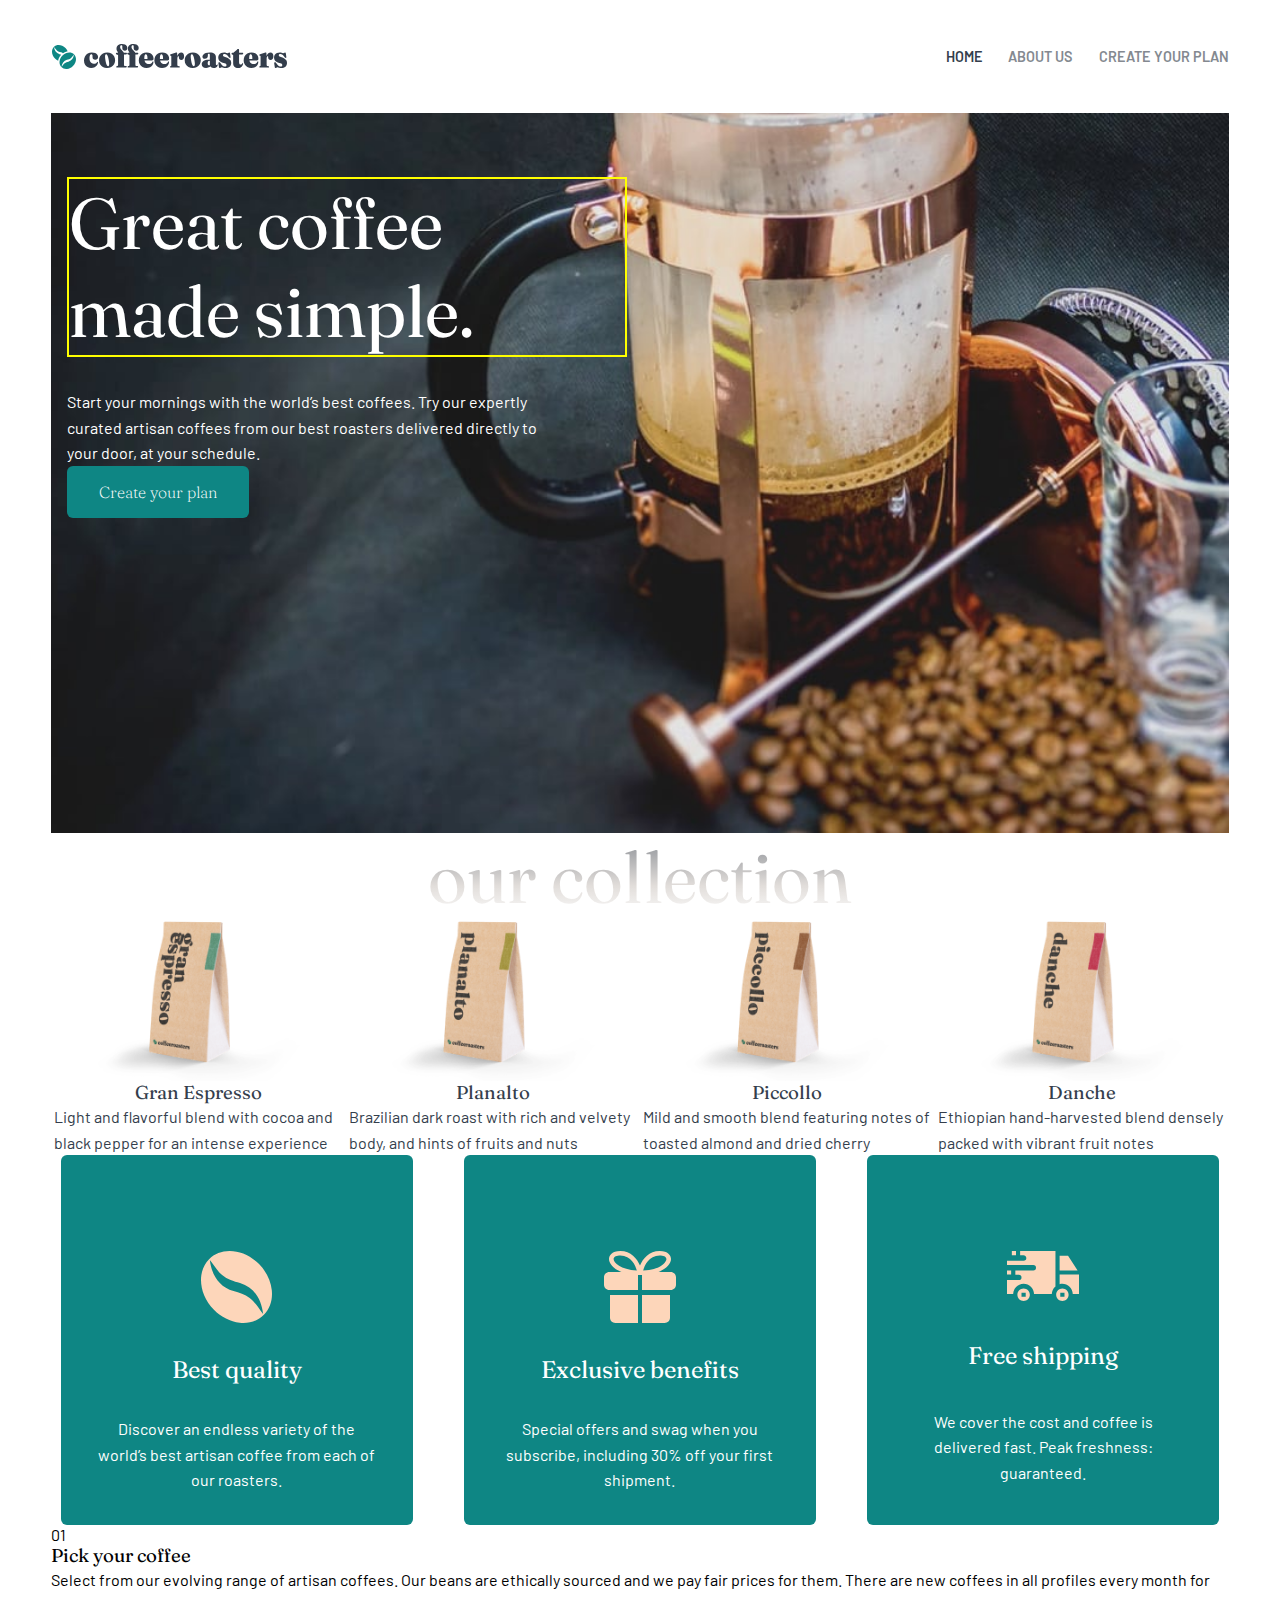
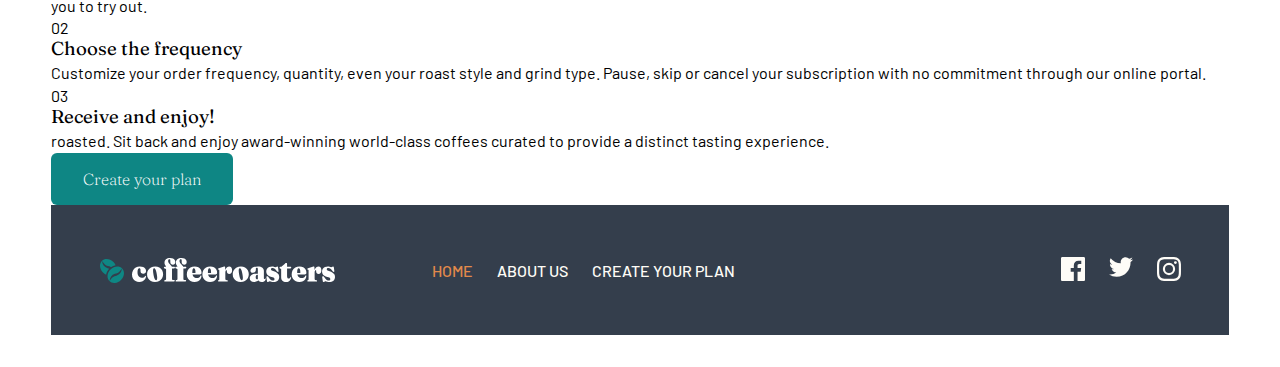
<file: index.html>
<!DOCTYPE html>
<html lang="en">
  <head>
    <meta charset="UTF-8" />
    <meta name="viewport" content="width=device-width, initial-scale=1.0" />

    <link
      rel="icon"
      type="image/png"
      sizes="32x32"
      href="./assets/favicon-32x32.png"
    />
    <link rel="stylesheet" href="style.css" />

    <title>Frontend Mentor | Coffeeroasters subscription site</title>
  </head>
  <body>
    <div class="page-container">
      <nav>
        <a href="index.html" aria-label="cofferoasters home page"
          ><img src="assets/shared/desktop/logo.svg" alt=""
        /></a>
        <ul class="nav-list">
          <li class="nav-list-item active"><a href="#">Home</a></li>
          <li class="nav-list-item"><a href="about.html">about us</a></li>
          <li class="nav-list-item">
            <a href="plan.html">create your plan</a>
          </li>
        </ul>
      </nav>
      <div class="hero t-light">
        <div class="box">
          <h1 class="hero-header f-large">Great coffee made simple.</h1>
          <p class="hero-text">
            Start your mornings with the world’s best coffees. Try our expertly
            curated artisan coffees from our best roasters delivered directly to
            your door, at your schedule.
          </p>
          <button class="btn btn-cyan">Create your plan</button>
        </div>
      </div>
      <div class="collection t-dark">
        <h2 class="collection-header f-large">our collection</h2>
        <div class="collection-box">
          <div class="collection-box-image">
            <img src="assets/home/desktop/image-gran-espresso.png" alt="" />
          </div>
          <h3 class="collection-box-header">Gran Espresso</h3>
          <p class="collection-box-text">
            Light and flavorful blend with cocoa and black pepper for an intense
            experience
          </p>
        </div>
        <div class="collection-box">
          <div class="collection-box-image">
            <img src="assets/home/desktop/image-planalto.png" alt="" />
          </div>
          <h3 class="collection-box-header">Planalto</h3>
          <p class="collection-box-text">
            Brazilian dark roast with rich and velvety body, and hints of fruits
            and nuts
          </p>
        </div>
        <div class="collection-box">
          <div class="collection-box-image">
            <img src="assets/home/desktop/image-piccollo.png" alt="" />
          </div>
          <h3 class="collection-box-header">Piccollo</h3>
          <p class="collection-box-text">
            Mild and smooth blend featuring notes of toasted almond and dried
            cherry
          </p>
        </div>
        <div class="collection-box">
          <div class="collection-box-image">
            <img src="assets/home/desktop/image-danche.png" alt="" />
          </div>
          <h3 class="collection-box-header">Danche</h3>
          <p class="collection-box-text">
            Ethiopian hand-harvested blend densely packed with vibrant fruit
            notes
          </p>
        </div>
      </div>
      <!-- 
      Why choose us? A large part of our role is choosing which particular
      coffees will be featured in our range. This means working closely with the
      best coffee growers to give you a more impactful experience on every
      level. -->

      <div class="cards t-light">
        <div class="card">
          <div class="card-image">
            <img src="assets/home/desktop/icon-coffee-bean.svg" alt="" />
          </div>
          <h2 class="card-header">Best quality</h2>
          <p class="card-text">
            Discover an endless variety of the world’s best artisan coffee from
            each of our roasters.
          </p>
        </div>
        <div class="card">
          <div class="card-image">
            <img src="assets/home/desktop/icon-gift.svg" alt="" />
          </div>
          <h2 class="card-header">Exclusive benefits</h2>
          <p class="card-text">
            Special offers and swag when you subscribe, including 30% off your
            first shipment.
          </p>
        </div>
        <div class="card">
          <div class="card-image">
            <img src="assets/home/desktop/icon-truck.svg" alt="" />
          </div>
          <h2 class="card-header">Free shipping</h2>
          <p class="card-text">
            We cover the cost and coffee is delivered fast. Peak freshness:
            guaranteed.
          </p>
        </div>
      </div>
      <div class="plan">
        <div class="plan-box">
          <span class="plan-box-number">01</span>
          <h3 class="plan-box-header">Pick your coffee</h3>
          <p class="plan-box-text">
            Select from our evolving range of artisan coffees. Our beans are ethically sourced and we pay fair prices for them. There are new coffees in all profiles every month for you to try out.
          </p>
        </div>
        <div class="plan-box">
          <span class="plan-box-number">02</span>
          <h3 class="plan-box-header">Choose the frequency</h3>
          <p class="plan-box-text">
            Customize your order frequency, quantity, even your roast style and grind type. Pause, skip or cancel your subscription with no commitment through our online portal.
          </p>
        </div>
        <div class="plan-box">
          <span class="plan-box-number">03</span>
          <h3 class="plan-box-header">Receive and enjoy!</h3>
          <p class="plan-box-text">
            roasted. Sit back and enjoy award-winning world-class coffees curated to provide a distinct tasting experience.
          </p>
        </div>
        <button class="btn-cyan btn">Create your plan</button>
      </div>



      <footer>
        <div class="logo">
          <a href="index.html" aria-label="coffeeroasters home page"
            ><img src="assets/shared/desktop/logo-light.svg"
          /></a>
        </div>
        <ul class="footer-nav-list">
          <li class="footer-nav-list-item active">
            <a href="#" class="footer-nav-list-link">Home</a>
          </li>
          <li class="footer-nav-list-item">
            <a href="about.html" class="footer-nav-list-link">About us</a>
          </li>
          <li class="footer-nav-list-item">
            <a href="plan.html" class="footer-nav-list-link"
              >Create your plan</a
            >
          </li>
        </ul>
        <ul class="footer-socials-list">
          <li class="footer-socials-list-item">
            <a
              class="footer-socials-list-link"
              target="_blank"
              rel="nofollow noopener noreferrer"
              href="#"
            >
              <span class="visually-hidden"
                >Visit our facebook account(opens in a new tab)</span
              >
              <svg
                aria-hidden="true"
                xmlns="http://www.w3.org/2000/svg"
                width="24"
                height="24"
              >
                <path
                  fill="#FEFCF7"
                  d="M22.675 0H1.325C.593 0 0 .593 0 1.325v21.351C0 23.407.593 24 1.325 24H12.82v-9.294H9.692v-3.622h3.128V8.413c0-3.1 1.893-4.788 4.659-4.788 1.325 0 2.463.099 2.795.143v3.24l-1.918.001c-1.504 0-1.795.715-1.795 1.763v2.313h3.587l-.467 3.622h-3.12V24h6.116c.73 0 1.323-.593 1.323-1.325V1.325C24 .593 23.407 0 22.675 0z"
                />
              </svg>
            </a>
          </li>
          <li class="footer-socials-list-item">
            <a
              class="footer-socials-list-link"
              target="_blank"
              rel="nofollow noopener noreferrer"
              href="#"
            >
              <span class="visually-hidden"
                >Visit our twitter account(opens in a new tab)</span
              >
              <svg
                aria-hidden="true"
                xmlns="http://www.w3.org/2000/svg"
                width="24"
                height="20"
              >
                <path
                  fill="#FEFCF7"
                  d="M24 2.557a9.83 9.83 0 01-2.828.775A4.932 4.932 0 0023.337.608a9.864 9.864 0 01-3.127 1.195A4.916 4.916 0 0016.616.248c-3.179 0-5.515 2.966-4.797 6.045A13.978 13.978 0 011.671 1.149a4.93 4.93 0 001.523 6.574 4.903 4.903 0 01-2.229-.616c-.054 2.281 1.581 4.415 3.949 4.89a4.935 4.935 0 01-2.224.084 4.928 4.928 0 004.6 3.419A9.9 9.9 0 010 17.54a13.94 13.94 0 007.548 2.212c9.142 0 14.307-7.721 13.995-14.646A10.025 10.025 0 0024 2.557z"
                />
              </svg>
            </a>
          </li>
          <li class="footer-socials-list-item">
            <a
              class="footer-socials-list-link"
              target="_blank"
              rel="nofollow noopener noreferrer"
              href="#"
            >
              <span class="visually-hidden"
                >Visit our instagram account(opens in a new tab)</span
              >
              <svg
                aria-hidden="true"
                xmlns="http://www.w3.org/2000/svg"
                width="24"
                height="24"
              >
                <path
                  fill="#FEFCF7"
                  d="M12 2.163c3.204 0 3.584.012 4.85.07 3.252.148 4.771 1.691 4.919 4.919.058 1.265.069 1.645.069 4.849 0 3.205-.012 3.584-.069 4.849-.149 3.225-1.664 4.771-4.919 4.919-1.266.058-1.644.07-4.85.07-3.204 0-3.584-.012-4.849-.07-3.26-.149-4.771-1.699-4.919-4.92-.058-1.265-.07-1.644-.07-4.849 0-3.204.013-3.583.07-4.849.149-3.227 1.664-4.771 4.919-4.919 1.266-.057 1.645-.069 4.849-.069zM12 0C8.741 0 8.333.014 7.053.072 2.695.272.273 2.69.073 7.052.014 8.333 0 8.741 0 12c0 3.259.014 3.668.072 4.948.2 4.358 2.618 6.78 6.98 6.98C8.333 23.986 8.741 24 12 24c3.259 0 3.668-.014 4.948-.072 4.354-.2 6.782-2.618 6.979-6.98.059-1.28.073-1.689.073-4.948 0-3.259-.014-3.667-.072-4.947-.196-4.354-2.617-6.78-6.979-6.98C15.668.014 15.259 0 12 0zm0 5.838a6.162 6.162 0 100 12.324 6.162 6.162 0 000-12.324zM12 16a4 4 0 110-8 4 4 0 010 8zm6.406-11.845a1.44 1.44 0 100 2.881 1.44 1.44 0 000-2.881z"
                />
              </svg>
            </a>
          </li>
        </ul>
      </footer>
    </div>
  </body>
</html>
</file>
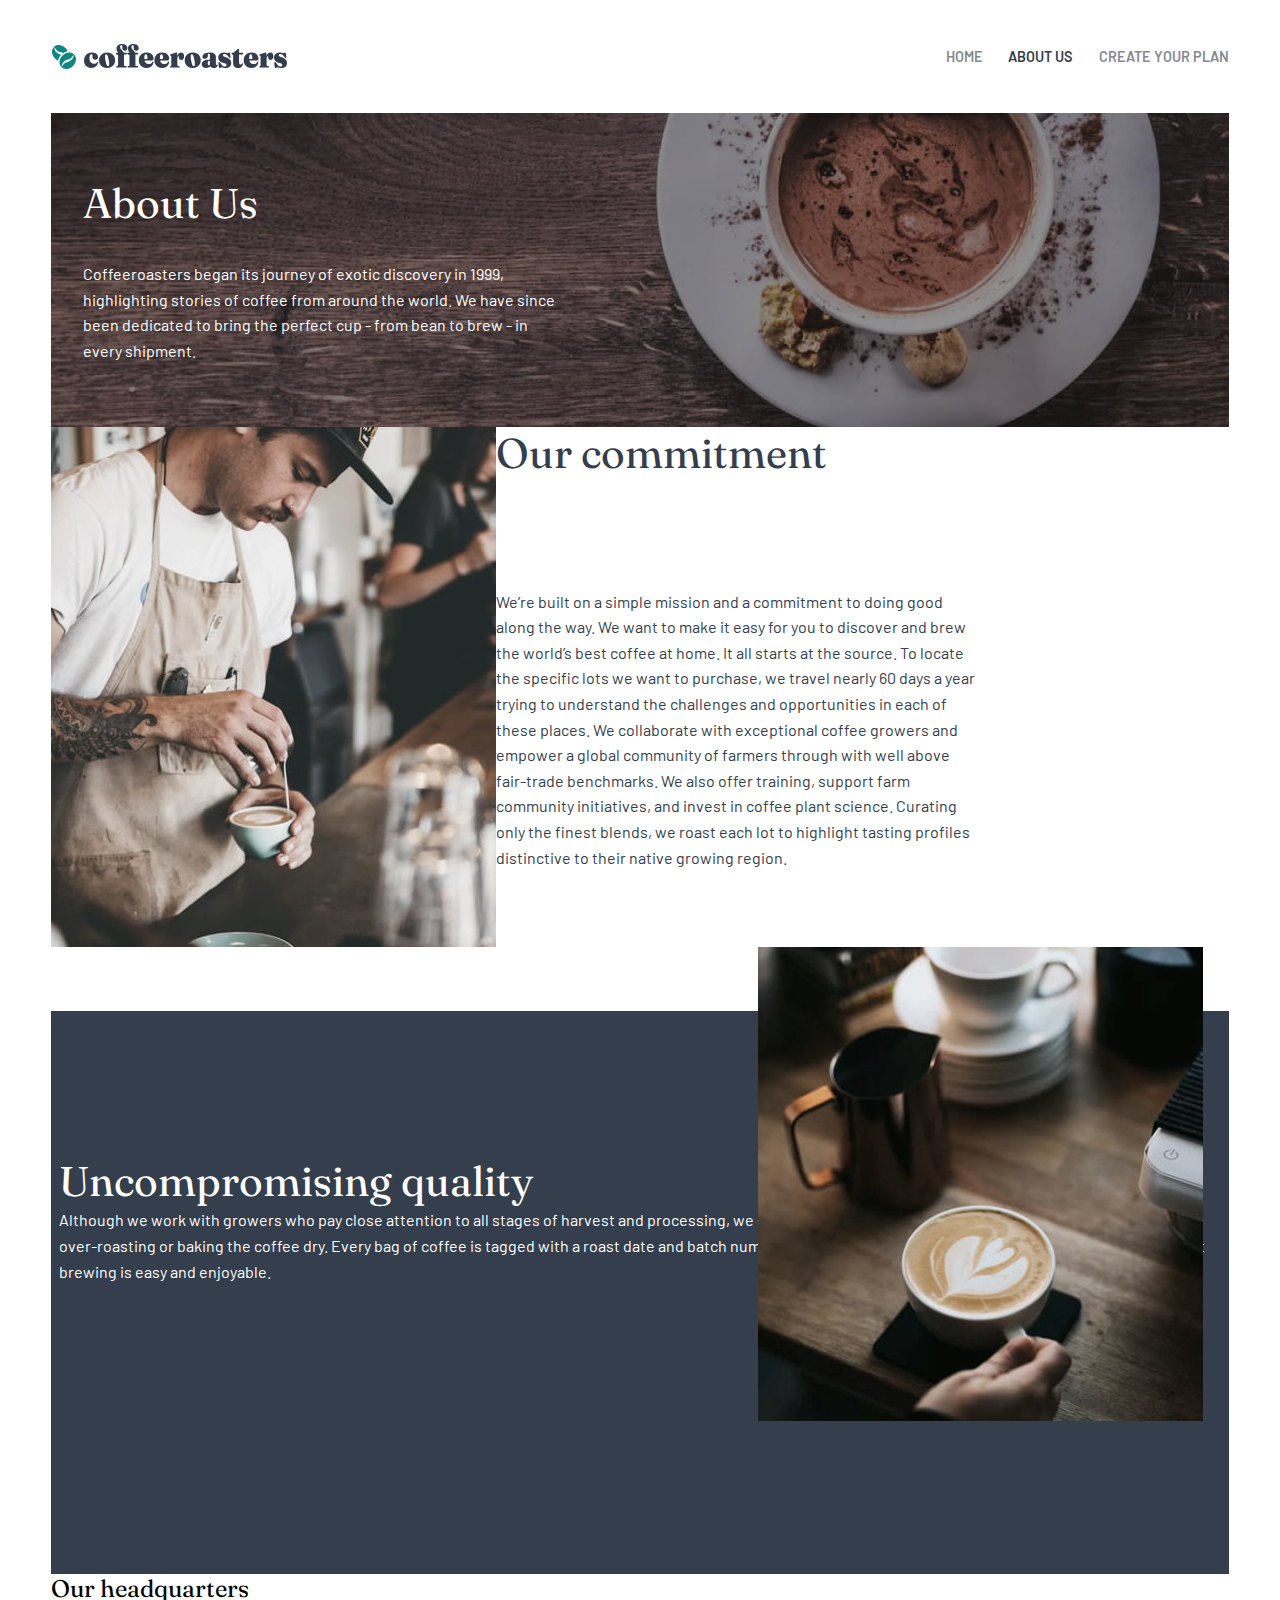
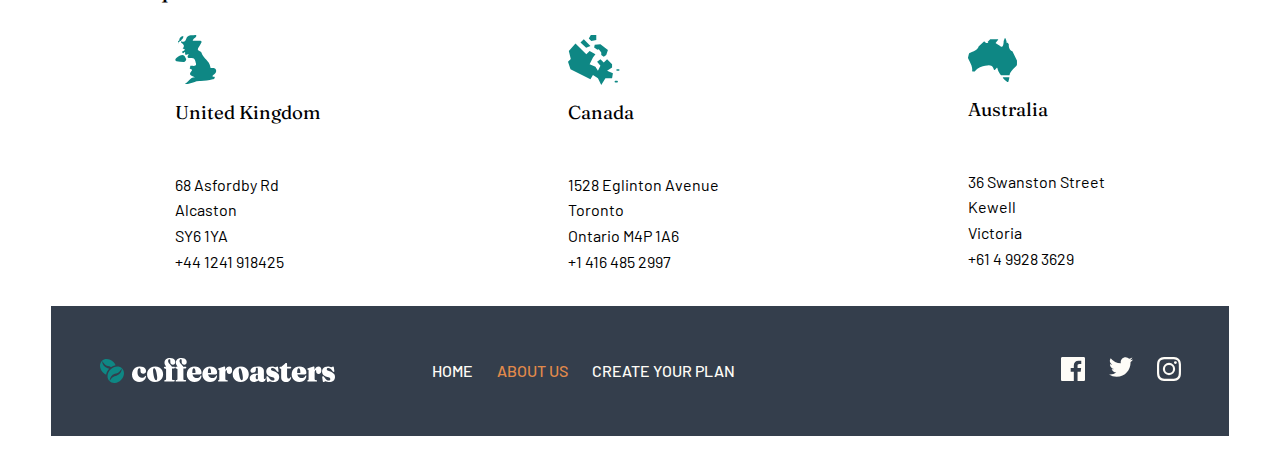
<file: about.html>
<!DOCTYPE html>
<html lang="en">

<head>
  <meta charset="UTF-8">
  <meta name="viewport" content="width=device-width, initial-scale=1.0">

  <link rel="icon" type="image/png" sizes="32x32" href="./assets/favicon-32x32.png">
  <link rel="stylesheet" href="style.css">

  <title>Frontend Mentor | Coffeeroasters subscription site</title>
</head>

<body>
  <div class="page-container">

  <nav>
       <a href="index.html" aria-label="cofferoasters home page"><img src="assets/shared/desktop/logo.svg" alt=""></a>
    <ul class="nav-list">
      <li class="nav-list-item"><a href="index.html">Home</a></li>
      <li class="nav-list-item active"><a href="#">about us</a></li>
      <li class="nav-list-item"><a href="plan.html">create your plan</a></li>
    </ul>
  </nav>


  
  
  

    <div class="about">
      <div class="box">
        <h2 class="about-header f-medium">
          About Us
        </h2>
        <p class="about-text">
          Coffeeroasters began its journey of exotic discovery in 1999, highlighting stories of 
          coffee from around the world. We have since been dedicated to bring the perfect cup - from 
          bean to brew - in every shipment.
        </p>
      </div>
    </div>
  
    <div class="commitment t-dark">
        <picture>
          <source srcset="/assets/about/desktop/image-commitment.jpg"
            media="(min-width: 800px)">
    <img src="/assets/about/mobile/image-commitment.jpg" alt="" />
    </picture>
      <div class="box">
        <h2 class="f-medium">
          Our commitment
        </h2>
  
        <p>
          We’re built on a simple mission and a commitment to doing good along the way. We want to 
  make it easy for you to discover and brew the world’s best coffee at home. It all starts 
  at the source. To locate the specific lots we want to purchase, we travel nearly 60 days 
  a year trying to understand the challenges and opportunities in each of these places.
  We collaborate with exceptional coffee growers and empower a global community of farmers 
  through with well above fair-trade benchmarks. We also offer training, support farm community 
  initiatives, and invest in coffee plant science. Curating only the finest blends, we roast 
  each lot to highlight tasting profiles distinctive to their native growing region.
  
        </p>
      </div>
    </div>
    <div class="quality">
                   <picture class="quality-img">
            <source srcset="/assets/about/desktop/image-quality.jpg"
            media="(min-width: 800px)">
    <img src="/assets/about/mobile/image-quality.jpg" alt="" />
        </picture>
      <div class="quality-box t-light bg-dark">
 
        <h2 class="f-medium">Uncompromising quality</h2>
        <p>Although we work with growers who pay close attention to all stages of harvest and processing, 
  we employ, on our end, a rigorous quality control program to avoid over-roasting or baking the 
  coffee dry. Every bag of coffee is tagged with a roast date and batch number. Our goal is to roast 
  consistent, user-friendly coffee, so that brewing is easy and enjoyable.</p>
      </div>
    </div>

  <div class="locations">
    <h2 class="locations-header">
      Our headquarters
    </h2>
    <div class="location-box box">
      <img src="assets/about/desktop/illustration-uk.svg" alt="">
      <h3 class="location-box-header">
        United Kingdom
      </h3>
      <p class="location-box-address">
        68 Asfordby Rd<br>
    Alcaston<br>
    SY6 1YA<br>
    +44 1241 918425
      </p>
    </div>
    <div class="location-box box">
      <img class="location-box-image" src="assets/about/desktop/illustration-canada.svg" alt="">
      <h3 class="location-box-header">
        Canada
      </h3>
      <p class="location-box-address">
        1528 Eglinton Avenue<br>
    Toronto<br>
    Ontario M4P 1A6<br>
    +1 416 485 2997
      </p>
    </div>
    <div class="location-box box">
      <img src="assets/about/desktop/illustration-australia.svg" alt="">
      <h3 class="location-box-header">
        Australia
      </h3>
      <p class="location-box-address">
        36 Swanston Street<br>
    Kewell<br>
    Victoria<br>
    +61 4 9928 3629
      </p>
    </div>
  </div>
<!-- end of page container -->
 <footer>
      <div class="logo">
           <a href="index.html" aria-label="coffeeroasters home page"><img src="assets/shared/desktop/logo-light.svg"></a>
      </div>
      <ul class="footer-nav-list">
        <li class="footer-nav-list-item"><a href="index.html" footer-nav-list-link">Home</a></li>
        <li class="footer-nav-list-item active"><a href="about.html" class="footer-nav-list-link">About us</a></li>
        <li class="footer-nav-list-item"><a href="plan.html" class="footer-nav-list-link">Create your plan</a></li>
      </ul>
      <ul class="footer-socials-list">
        <li class="footer-socials-list-item"><a class="footer-socials-list-link" target="_blank" rel="nofollow noopener noreferrer" href="#">
          <span class="visually-hidden">Visit our facebook account(opens in a new tab)</span>
          <svg aria-hidden="true" xmlns="http://www.w3.org/2000/svg" width="24" height="24"><path fill="#FEFCF7" d="M22.675 0H1.325C.593 0 0 .593 0 1.325v21.351C0 23.407.593 24 1.325 24H12.82v-9.294H9.692v-3.622h3.128V8.413c0-3.1 1.893-4.788 4.659-4.788 1.325 0 2.463.099 2.795.143v3.24l-1.918.001c-1.504 0-1.795.715-1.795 1.763v2.313h3.587l-.467 3.622h-3.12V24h6.116c.73 0 1.323-.593 1.323-1.325V1.325C24 .593 23.407 0 22.675 0z"/></svg>
        </a></li>
        <li class="footer-socials-list-item"><a class="footer-socials-list-link" target="_blank" rel="nofollow noopener noreferrer" href="#">
          <span class="visually-hidden">Visit our twitter account(opens in a new tab)</span>
          <svg aria-hidden="true" xmlns="http://www.w3.org/2000/svg" width="24" height="20"><path fill="#FEFCF7" d="M24 2.557a9.83 9.83 0 01-2.828.775A4.932 4.932 0 0023.337.608a9.864 9.864 0 01-3.127 1.195A4.916 4.916 0 0016.616.248c-3.179 0-5.515 2.966-4.797 6.045A13.978 13.978 0 011.671 1.149a4.93 4.93 0 001.523 6.574 4.903 4.903 0 01-2.229-.616c-.054 2.281 1.581 4.415 3.949 4.89a4.935 4.935 0 01-2.224.084 4.928 4.928 0 004.6 3.419A9.9 9.9 0 010 17.54a13.94 13.94 0 007.548 2.212c9.142 0 14.307-7.721 13.995-14.646A10.025 10.025 0 0024 2.557z"/></svg>
        </a></li>
        <li class="footer-socials-list-item"><a class="footer-socials-list-link" target="_blank" rel="nofollow noopener noreferrer" href="#">
          <span class="visually-hidden">Visit our instagram account(opens in a new tab)</span>
          <svg aria-hidden="true" xmlns="http://www.w3.org/2000/svg" width="24" height="24"><path fill="#FEFCF7" d="M12 2.163c3.204 0 3.584.012 4.85.07 3.252.148 4.771 1.691 4.919 4.919.058 1.265.069 1.645.069 4.849 0 3.205-.012 3.584-.069 4.849-.149 3.225-1.664 4.771-4.919 4.919-1.266.058-1.644.07-4.85.07-3.204 0-3.584-.012-4.849-.07-3.26-.149-4.771-1.699-4.919-4.92-.058-1.265-.07-1.644-.07-4.849 0-3.204.013-3.583.07-4.849.149-3.227 1.664-4.771 4.919-4.919 1.266-.057 1.645-.069 4.849-.069zM12 0C8.741 0 8.333.014 7.053.072 2.695.272.273 2.69.073 7.052.014 8.333 0 8.741 0 12c0 3.259.014 3.668.072 4.948.2 4.358 2.618 6.78 6.98 6.98C8.333 23.986 8.741 24 12 24c3.259 0 3.668-.014 4.948-.072 4.354-.2 6.782-2.618 6.979-6.98.059-1.28.073-1.689.073-4.948 0-3.259-.014-3.667-.072-4.947-.196-4.354-2.617-6.78-6.979-6.98C15.668.014 15.259 0 12 0zm0 5.838a6.162 6.162 0 100 12.324 6.162 6.162 0 000-12.324zM12 16a4 4 0 110-8 4 4 0 010 8zm6.406-11.845a1.44 1.44 0 100 2.881 1.44 1.44 0 000-2.881z"/></svg>
        </a></li>
      </ul>
    </footer>
</div>
</body>

</html>
</file>
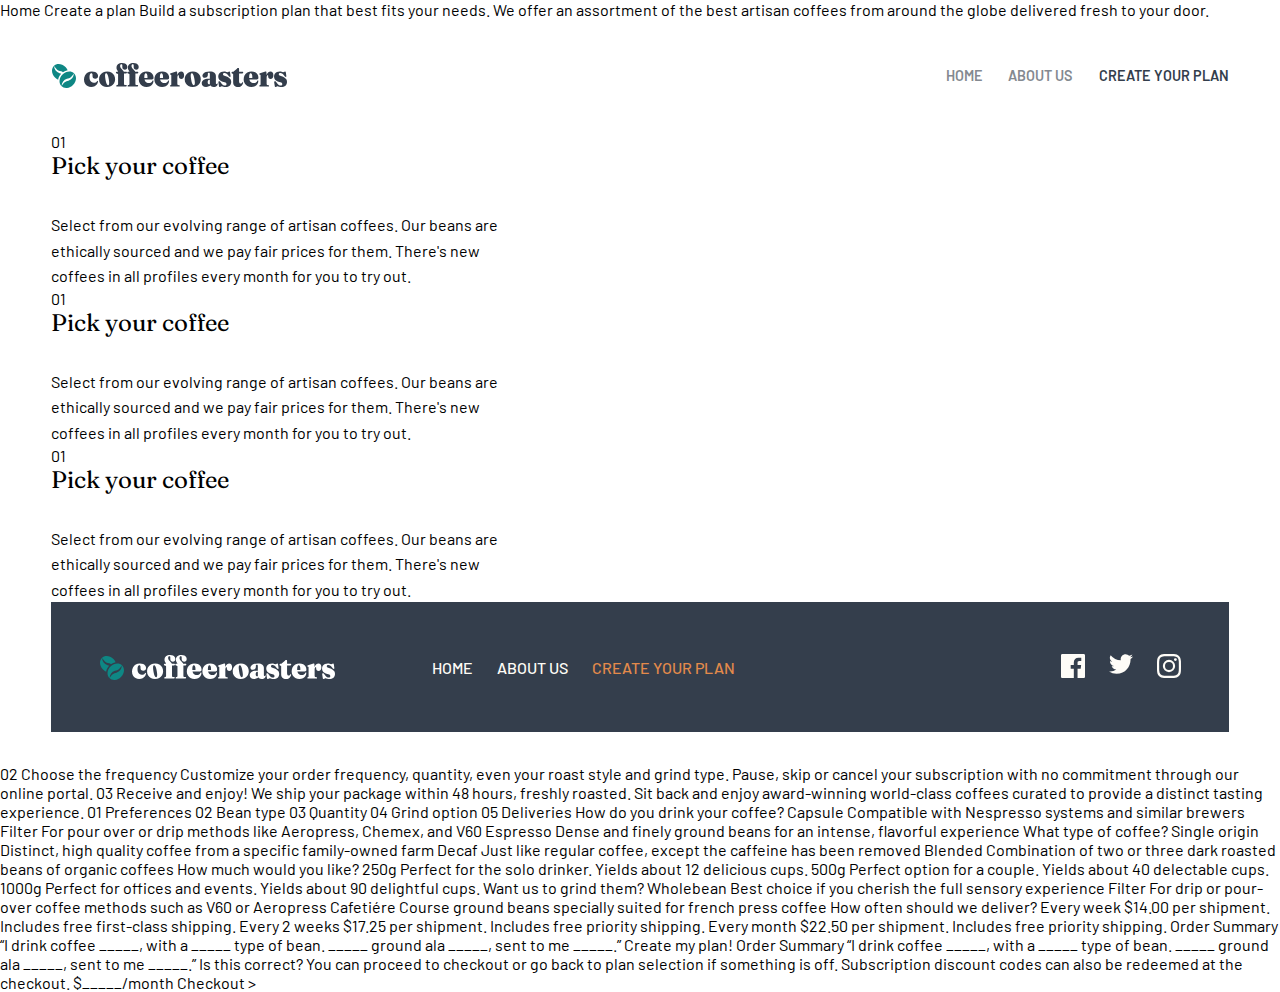
<file: plan.html>
<head>
  <meta charset="UTF-8">
  <meta name="viewport" content="width=device-width, initial-scale=1.0">

  <link rel="icon" type="image/png" sizes="32x32" href="./assets/favicon-32x32.png">
  <link rel="stylesheet" href="style.css">

  <title>Frontend Mentor | Coffeeroasters subscription site</title>
</head>

<body>
  Home

  Create a plan
  Build a subscription plan that best fits your needs. We offer an assortment of the best 
  artisan coffees from around the globe delivered fresh to your door.
<div class="page-container">
    <nav>
       <a href="index.html" aria-label="cofferoasters home page"><img src="assets/shared/desktop/logo.svg" alt=""></a>
    <ul class="nav-list">
      <li class="nav-list-item"><a href="index.html">Home</a></li>
      <li class="nav-list-item"><a href="about.html">about us</a></li>
      <li class="nav-list-item active"><a href="#">create your plan</a></li>
    </ul>
  </nav>
  <div class="box">
    <span class="number">
      01
    </span>
    <h2 class="selection-box-header"> Pick your coffee</h2>
    <p class="selection-box-text">
      Select from our evolving range of artisan coffees. Our beans are ethically
    sourced and we pay fair prices for them. There's new coffees in all profiles
    every month for you to try out.
    </p>
  </div>
  
  <div class="box">
    <span class="number">
      01
    </span>
    <h2 class="selection-box-header"> Pick your coffee</h2>
    <p class="selection-box-text">
      Select from our evolving range of artisan coffees. Our beans are ethically
    sourced and we pay fair prices for them. There's new coffees in all profiles
    every month for you to try out.
    </p>
  </div>
  
  <div class="box">
    <span class="number">
      01
    </span>
    <h2 class="selection-box-header"> Pick your coffee</h2>
    <p class="selection-box-text">
      Select from our evolving range of artisan coffees. Our beans are ethically
    sourced and we pay fair prices for them. There's new coffees in all profiles
    every month for you to try out.
    </p>
  </div>
    <footer>
        <div class="logo">
          <a href="index.html" aria-label="coffeeroasters home page"><img src="assets/shared/desktop/logo-light.svg"></a>
        </div>
        <ul class="footer-nav-list">
          <li class="footer-nav-list-item"><a href="index.html" class="footer-nav-list-link">Home</a></li>
          <li class="footer-nav-list-item"><a href="about.html" class="footer-nav-list-link">About us</a></li>
          <li class="footer-nav-list-item active"><a href="#" class="footer-nav-list-link">Create your plan</a></li>
        </ul>
        <ul class="footer-socials-list">
          <li class="footer-socials-list-item"><a class="footer-socials-list-link" target="_blank" rel="nofollow noopener noreferrer" href="#">
            <span class="visually-hidden">Visit our facebook account(opens in a new tab)</span>
            <svg aria-hidden="true" xmlns="http://www.w3.org/2000/svg" width="24" height="24"><path fill="#FEFCF7" d="M22.675 0H1.325C.593 0 0 .593 0 1.325v21.351C0 23.407.593 24 1.325 24H12.82v-9.294H9.692v-3.622h3.128V8.413c0-3.1 1.893-4.788 4.659-4.788 1.325 0 2.463.099 2.795.143v3.24l-1.918.001c-1.504 0-1.795.715-1.795 1.763v2.313h3.587l-.467 3.622h-3.12V24h6.116c.73 0 1.323-.593 1.323-1.325V1.325C24 .593 23.407 0 22.675 0z"/></svg>
          </a></li>
          <li class="footer-socials-list-item"><a class="footer-socials-list-link" target="_blank" rel="nofollow noopener noreferrer" href="#">
            <span class="visually-hidden">Visit our twitter account(opens in a new tab)</span>
            <svg aria-hidden="true" xmlns="http://www.w3.org/2000/svg" width="24" height="20"><path fill="#FEFCF7" d="M24 2.557a9.83 9.83 0 01-2.828.775A4.932 4.932 0 0023.337.608a9.864 9.864 0 01-3.127 1.195A4.916 4.916 0 0016.616.248c-3.179 0-5.515 2.966-4.797 6.045A13.978 13.978 0 011.671 1.149a4.93 4.93 0 001.523 6.574 4.903 4.903 0 01-2.229-.616c-.054 2.281 1.581 4.415 3.949 4.89a4.935 4.935 0 01-2.224.084 4.928 4.928 0 004.6 3.419A9.9 9.9 0 010 17.54a13.94 13.94 0 007.548 2.212c9.142 0 14.307-7.721 13.995-14.646A10.025 10.025 0 0024 2.557z"/></svg>
          </a></li>
          <li class="footer-socials-list-item"><a class="footer-socials-list-link" target="_blank" rel="nofollow noopener noreferrer" href="#">
            <span class="visually-hidden">Visit our instagram account(opens in a new tab)</span>
            <svg aria-hidden="true" xmlns="http://www.w3.org/2000/svg" width="24" height="24"><path fill="#FEFCF7" d="M12 2.163c3.204 0 3.584.012 4.85.07 3.252.148 4.771 1.691 4.919 4.919.058 1.265.069 1.645.069 4.849 0 3.205-.012 3.584-.069 4.849-.149 3.225-1.664 4.771-4.919 4.919-1.266.058-1.644.07-4.85.07-3.204 0-3.584-.012-4.849-.07-3.26-.149-4.771-1.699-4.919-4.92-.058-1.265-.07-1.644-.07-4.849 0-3.204.013-3.583.07-4.849.149-3.227 1.664-4.771 4.919-4.919 1.266-.057 1.645-.069 4.849-.069zM12 0C8.741 0 8.333.014 7.053.072 2.695.272.273 2.69.073 7.052.014 8.333 0 8.741 0 12c0 3.259.014 3.668.072 4.948.2 4.358 2.618 6.78 6.98 6.98C8.333 23.986 8.741 24 12 24c3.259 0 3.668-.014 4.948-.072 4.354-.2 6.782-2.618 6.979-6.98.059-1.28.073-1.689.073-4.948 0-3.259-.014-3.667-.072-4.947-.196-4.354-2.617-6.78-6.979-6.98C15.668.014 15.259 0 12 0zm0 5.838a6.162 6.162 0 100 12.324 6.162 6.162 0 000-12.324zM12 16a4 4 0 110-8 4 4 0 010 8zm6.406-11.845a1.44 1.44 0 100 2.881 1.44 1.44 0 000-2.881z"/></svg>
          </a></li>
        </ul>
      </footer>
</div>
  
  02
  Choose the frequency
  Customize your order frequency, quantity, even your roast style and grind type.
  Pause, skip or cancel your subscription with no commitment through our online portal.
  
  03
  Receive and enjoy!
  We ship your package within 48 hours, freshly roasted. Sit back and enjoy award-winning
  world-class coffees curated to provide a distinct tasting experience.

  01 Preferences
  02 Bean type
  03 Quantity
  04 Grind option
  05 Deliveries

  How do you drink your coffee?

  Capsule
  Compatible with Nespresso systems and similar brewers

  Filter
  For pour over or drip methods like Aeropress, Chemex, and V60

  Espresso
  Dense and finely ground beans for an intense, flavorful experience

  What type of coffee?

  Single origin
  Distinct, high quality coffee from a specific family-owned farm

  Decaf
  Just like regular coffee, except the caffeine has been removed

  Blended
  Combination of two or three dark roasted beans of organic coffees

  How much would you like?
  250g
  Perfect for the solo drinker. Yields about 12 delicious cups.
  
  500g
  Perfect option for a couple. Yields about 40 delectable cups.

  1000g
  Perfect for offices and events. Yields about 90 delightful cups.

  Want us to grind them?

  Wholebean
  Best choice if you cherish the full sensory experience

  Filter
  For drip or pour-over coffee methods such as V60 or Aeropress

  Cafetiére
  Course ground beans specially suited for french press coffee

  How often should we deliver?

  Every week
  $14.00 per shipment. Includes free first-class shipping.

  Every 2 weeks
  $17.25 per shipment. Includes free priority shipping.

  Every month
  $22.50 per shipment. Includes free priority shipping.

  Order Summary
  “I drink coffee _____, with a _____ type of bean. _____ ground ala _____, 
  sent to me _____.”

  Create my plan!

  <!-- Modal -->
  Order Summary

  “I drink coffee _____, with a _____ type of bean. _____ ground ala _____,
  sent to me _____.”

  Is this correct? You can proceed to checkout or go back to plan selection if something 
  is off. Subscription discount codes can also be redeemed at the checkout.

  $_____/month

  Checkout
  <!-- End modal -->


</body>

</html>>
</file>
<file: style.css>
@import url("https://fonts.googleapis.com/css2?family=Barlow:wght@400;500;600;700&family=Fraunces:wght@900&display=swap");

:root {
  --d-cyan: hsl(179, 81%, 29%);
  --l-cyan: hsl(178, 55%, 61%);
  --d-g-blue: hsl(215, 19%, 25%);
  --l-g-blue: hsl(215, 45%, 40%);
  --p-orange: hsl(25, 94%, 86%);
  --d-orange: hsl(25, 72%, 59%);
  --l-cream: hsl(43, 78%, 98%);
  --gray: hsl(215, 5%, 54%);
  --l-gray: hsl(26, 11%, 87%);
  --barlow: "Barlow", sans-serif;
  --fraunces: "Fraunces", serif;
  --radius: 6px;
}



/* reset */

*,
*::before,
*::after {
  box-sizing: border-box;
}

/* h1,
h2,
h3,
h4 {
  line-height: 1;
} */

body,
h1,
h2,
h3,
p {
  margin: 0;
}

ul[class],
ol[class] {
  list-style: none;
  padding: 0;
}

input,
button,
textarea,
select {
  font: inherit;
}

img {
  max-width: 100%;
  height: auto;
  display: block;
}

body {
  font-family: var(--barlow);
  //font-size: var(--fs-400);
  //font-weight: 300;
}

.page-container {
  padding: 0 clamp(0.7rem, 0.8rem + 3vw, 4rem) 2rem;
}

.visually-hidden {
  border: 0;
  clip: rect(0 0 0 0);
  height: 1px;
  margin: -1px;
  overflow: hidden;
  padding: 0;
  position: absolute;
  width: 1px;
}

a {
  text-decoration: none;
  color: inherit;
  //font-family: inherit;
}

.bg-dark {
  background-color: var(--d-g-blue);
  color: #fff;
}

h3,
h2,
h1 {
  font-family: var(--fraunces);
  font-weight: 400;
}

.t-light {
  color: #fff;
}

.t-dark {
  color: var(--d-g-blue);
}
/* .t-dark p {
  color: var(--gray);
} */
.f-large {
  font-size: clamp(2rem, 1.5rem + 4vw, 4.5rem);
}

.f-medium {
  font-size: clamp(1.3rem, 1rem + 2vw, 2.8rem);
}

/* UTILITY CLASSES */

.box {
  display: grid;
  justify-items: center;
  //max-width: 20rem;
  margin: 0 auto;
}
/* 
.box > h2 {
  max-width: 35rem;
} */

.box > h1 {
  //max-width: 25ch;
  max-width: 35rem;
  border: 2px solid yellow;
  text-align: center;
}

.box > p {
  text-align: center;
  margin-top: 2rem;
  max-width: 30rem;
}

@media (min-width: 700px) {
  .box {
    justify-items: start;
    margin: 0;
  }

  .box > p,
  .box > h1,
  .box > h2 {
    text-align: left;
  }
}

.btn {
  font-family: var(--fraunces);
  padding: 1rem 2rem;
  cursor: pointer;
  color: #fff;
  border: none;
  font-weight: 200;
  transition: all 0.4s ease-out;
  border-radius: var(--radius);
  font-size: 1rem;
}

p {
  line-height: 1.6;
}

.btn-cyan {
  background-color: var(--d-cyan);
}

.btn-disabled {
  background-color: var(--l-gray);
}

.btn-cyan:hover {
  background-color: var(--l-cyan);
}

.cards {
  display: flex;
  //flex-direction: column;
  flex-wrap: wrap;
  gap: 2rem;
}

.card {
  border-radius: var(--radius);
  background-color: var(--d-cyan);
  max-width: 22rem;
  margin: 0 auto;
  padding: 6rem 2rem 2rem;
  display: grid;
  justify-items: center;
}

.card p {
  text-align: center;
}

.card-header {
  font-family: var(--fraunces);
  margin: 2rem 0;
}

@media (min-width: 900px) {
  .cards {
    justify-content: space-between;
    flex-wrap: nowrap;
  }
}

/* hero */

.hero {
  background-image: url(assets/home/mobile/image-hero-coffeepress.jpg);
  padding: 4rem 1rem;
}

@media (min-width: 700px) {
  .hero {
    background-image: url(assets/home/tablet/image-hero-coffeepress.jpg);
    background-size: cover;
    background-position: right;
  }
}

@media (min-width: 1100px) {
  .hero {
    background-image: url(assets/home/desktop/image-hero-coffeepress.jpg);
    background-size: cover;
    height: 80vh;
  }
}

/* FOOTER */
footer {
  background: var(--d-g-blue);
  color: var(--l-cream);
  text-transform: uppercase;
  font-weight: 500;
  display: flex;
  flex-direction: column;
  gap: 2rem;
  align-items: center;
  padding: 2.2rem 3rem;
}
.footer-nav-list-item {
  text-align: center;
}

.footer-nav-list-item:hover,
.footer-nav-list-item.active {
  color: var(--d-orange);
}

.footer-nav-list {
  display: flex;
  flex-direction: column;
  gap: 1.5rem;
}

.footer-socials-list {
  display: flex;
  gap: 1.5rem;
}

.footer-socials-list-item:hover svg path {
  fill: var(--d-orange);
}

@media (min-width: 1100px) {
  footer,
  .footer-nav-list {
    flex-direction: row;
  }

  .footer-nav-list {
    margin-left: 4rem;
  }

  .footer-socials-list {
    margin-left: auto;
  }
}

/* END OF FOOTER */

/* LOCATIONS */
.locations {
  display: flex;
  flex-direction: column;
  align-items: center;
  flex-wrap: wrap;
}

.locations-header {
  width: 100%;
}

.location-box {
  padding: 2rem 0;
}

.location-box-header {
  font-family: var(--fraunces);
  margin: 1rem 0;
}

@media (min-width: 700px) {
  .locations {
    flex-direction: row;
    justify-content: space-around;
  }
}

/* ABOUT PAGE */
.about {
  padding: 4rem 2rem;
  background-image: url(assets/about/mobile/image-hero-whitecup.jpg);
  background-size: cover;
  background-position: center;
  color: #fff;
}

@media (min-width: 700px) {
  .about {
    background-image: url(assets/about/tablet/image-hero-whitecup.jpg);
  }
}

@media (min-width: 1100px) {
  .about {
    background-image: url(assets/about/desktop/image-hero-whitecup.jpg);
  }
}

/* NAV */

nav {
  display: flex;
  justify-content: space-between;
  align-items: center;
  padding: 2rem 0;
}

.nav-list {
  display: flex;
  gap: 1.6rem;
}

.nav-list-item {
  text-transform: uppercase;
  color: var(--gray);
  font-weight: 600;
  font-size: 0.9rem;
  transition: color 0.3s linear;
}

.nav-list-item:hover,
.nav-list-item.active {
  color: var(--d-g-blue);
}

/*  quality */

.quality {
  //border: 2px solid yellow;
  display: grid;
  grid-template-columns: 1rem 1fr 1rem;
  grid-template-rows: 3rem 3rem auto;
  grid-template-areas: 
                ". image ."
                  "box box box"
                  "box box box";
}

.quality-img {
  grid-row: 1/3;
  grid-column: 2/3;
  z-index: 100;

}

.quality-box {
  padding: 9rem .5rem 2rem .5rem;
  grid-row: 2/4;
  grid-column: 1/-1;
}

@media (min-width: 900px) {
  .commitment {
    display: flex;
  }

  .quality {
    grid-template-columns: 60% 40%;
    grid-template-rows: 4rem auto;
    grid-template-areas: '. image'
                          'box box';
  }

  .quality .box {
    padding: 3rem;
    border: 2px solid yellow;
  }
}

/* COLLECTION */

.collection-box {
  max-width: 18rem;
  margin: 0 auto;
  display: grid;
  justify-items: center;
}

.collection-box-image img {
  height: 10rem;
}

.collection {
  display: flex;
  flex-wrap: wrap;
  justify-content: space-between;
}

.collection-header {
  width: 100%;
  text-align: center;
  background-clip: text;
  color: transparent;
  background-image: linear-gradient(to bottom, var(--gray), var(--l-gray) 60%, transparent);
}
</file>
